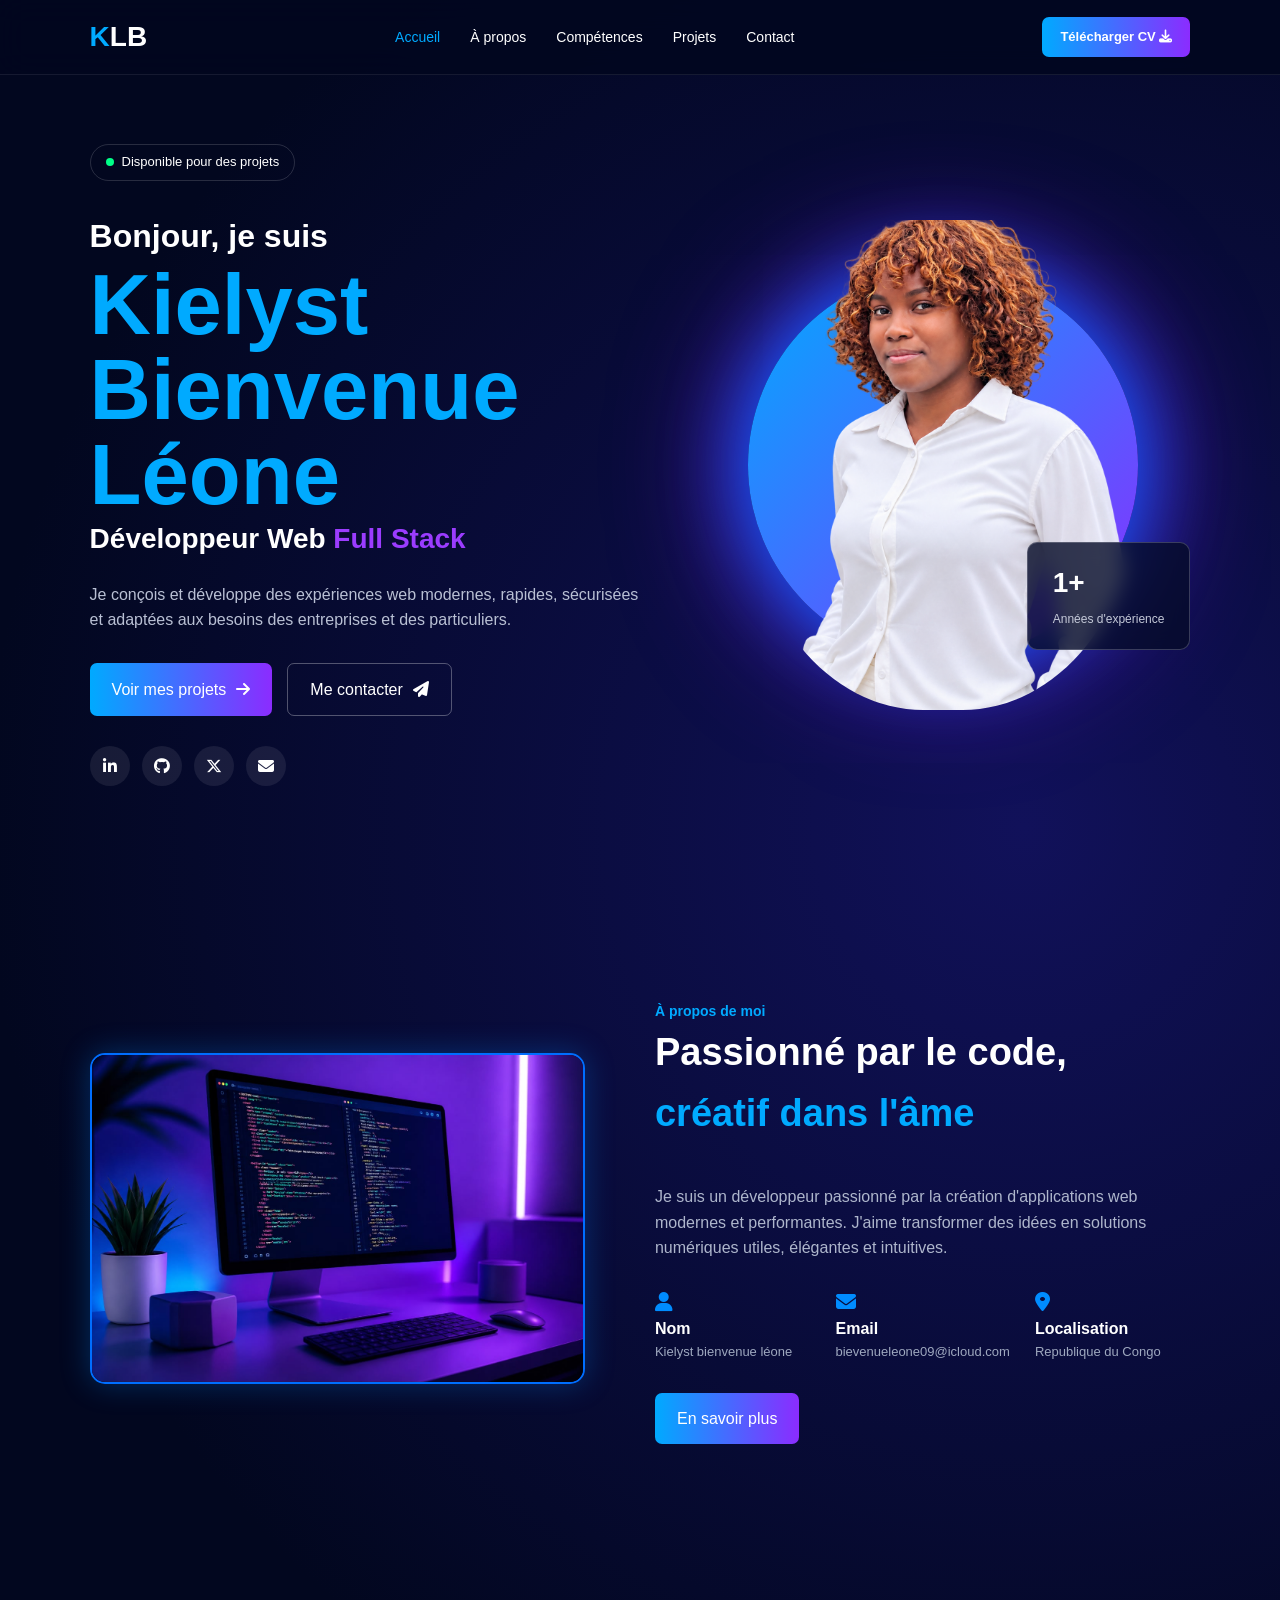
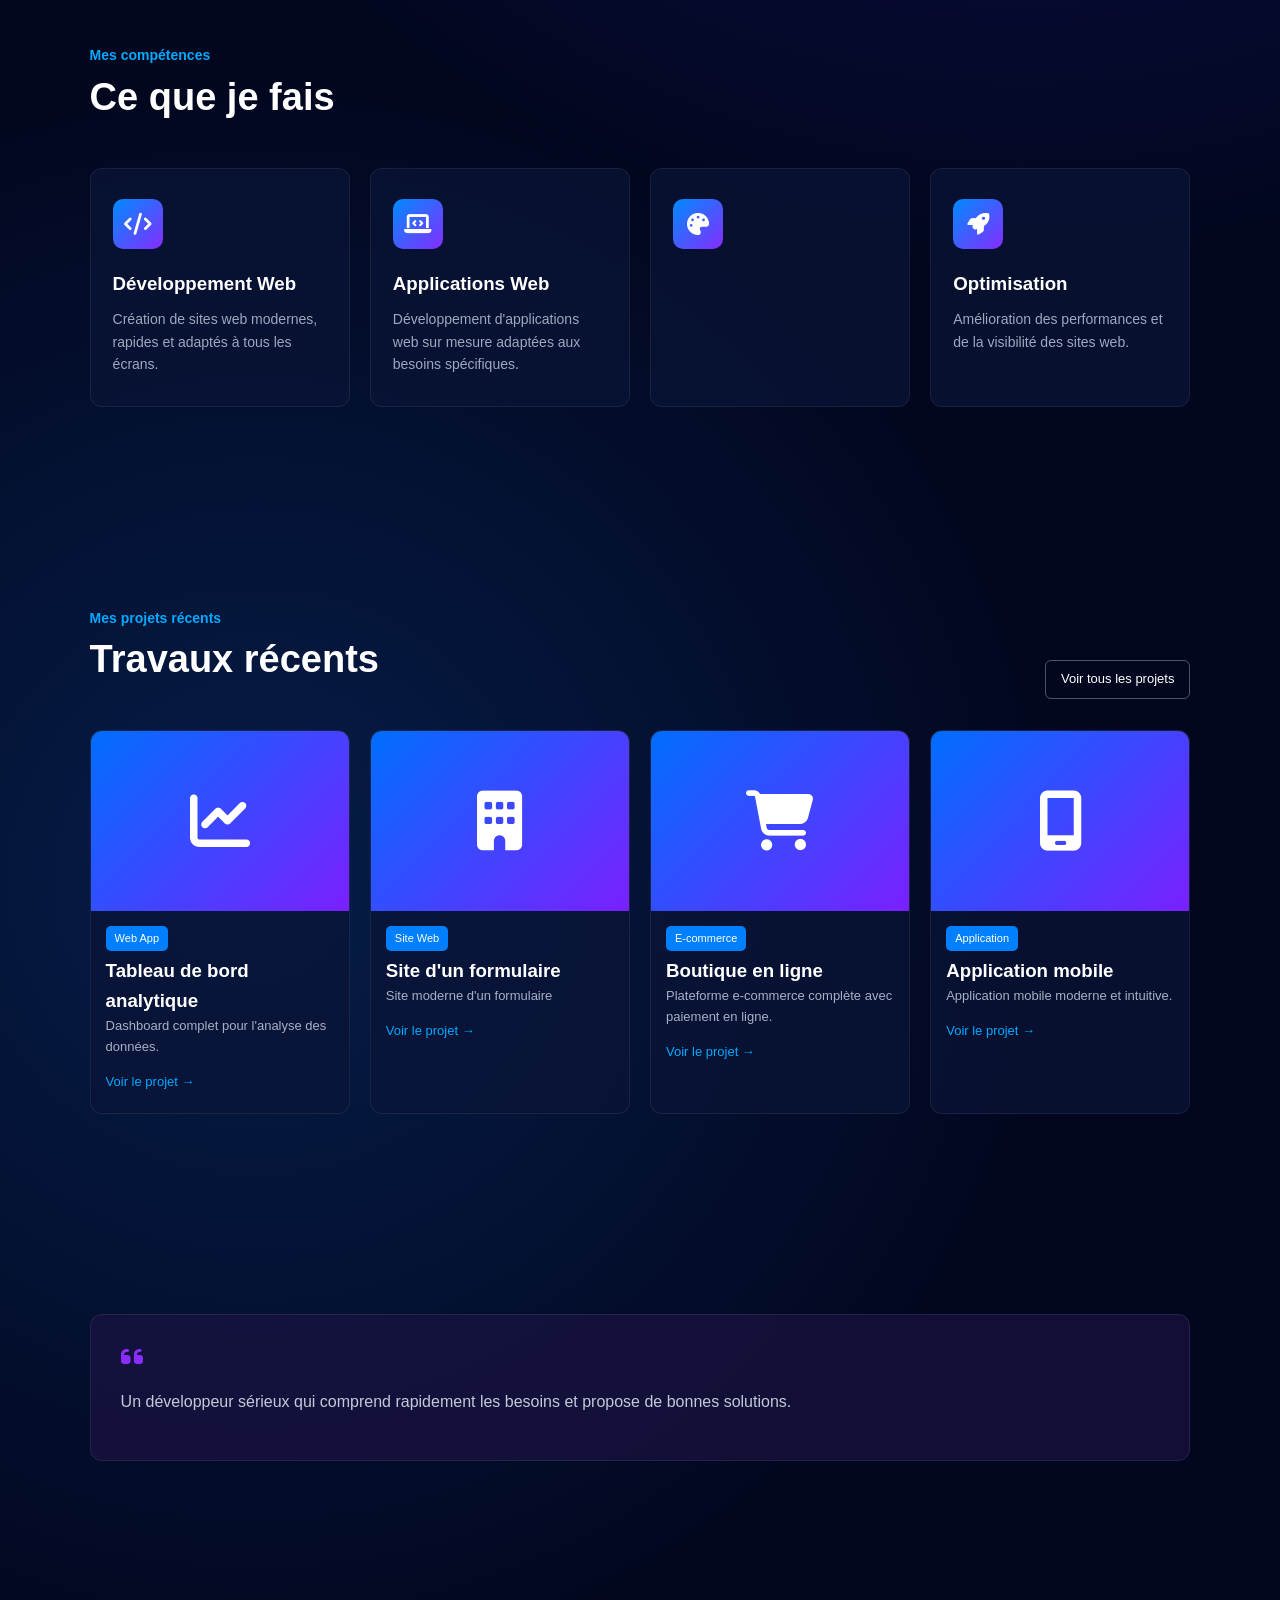
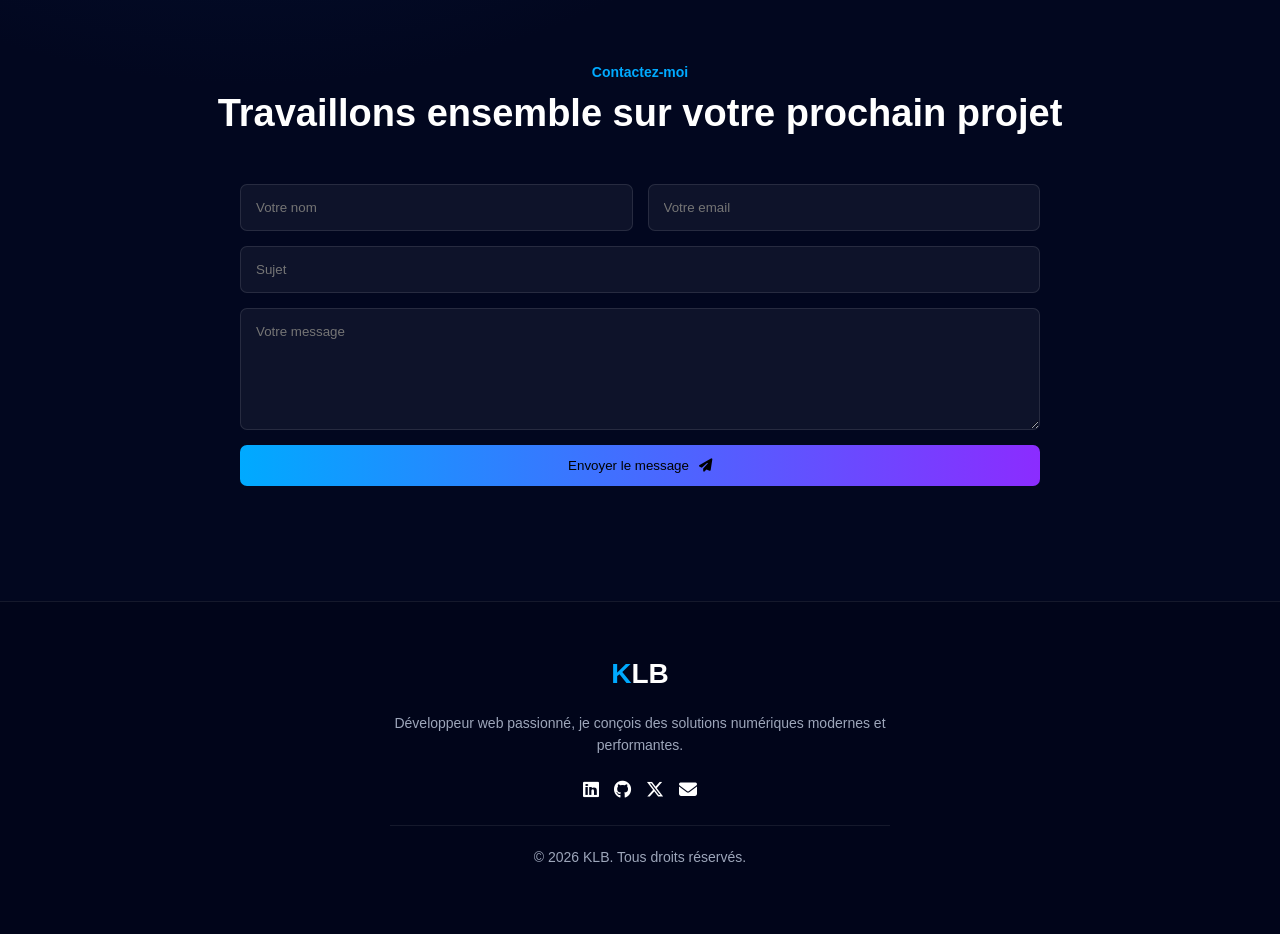
<file: Monportfoloi/index.html>
<!DOCTYPE html>
<html lang="fr">
<head>
    <meta charset="UTF-8">
    <meta name="viewport" content="width=device-width, initial-scale=1.0">

    <title>KLB</title>

    <link rel="stylesheet" href="style.css">


    <link rel="stylesheet"
          href="https://cdnjs.cloudflare.com/ajax/libs/font-awesome/6.5.2/css/all.min.css">
</head>

<body>

    <header>
        <a href="#accueil" class="logo">
            <span>K</span>LB
        </a>

        <nav id="navbar">
            <a href="#accueil" class="active">Accueil</a>
            <a href="#apropos">À propos</a>
            <a href="#competences">Compétences</a>
            <a href="#projets">Projets</a>
            <a href="#contact">Contact</a>
        </nav>

        <a href="CV_Leone_Bienvenue_KIELYST_avec_photo.pdf" download="CV_Leone_Bienvenue_KIELYST_avec_photo" class="cv">
            Télécharger CV <i class="fa-solid fa-download"></i>
        </a>

        <button class="menu-btn" id="menu-btn">
            <i class="fa-solid fa-bars"></i>
        </button>
    </header>

    <section class="hero" id="accueil">

        <div class="hero-text">

            <div class="status">
                <span></span>
                Disponible pour des projets
            </div>

            <p class="bonjour">Bonjour, je suis</p>

            <h1>Kielyst Bienvenue Léone</h1>

            <h2>
                Développeur Web
                <span>Full Stack</span>
            </h2>

            <p class="description">
                Je conçois et développe des expériences web modernes,
                rapides, sécurisées et adaptées aux besoins des entreprises
                et des particuliers.
            </p>

            <div class="hero-buttons">
                <a href="#projets" class="btn primary">
                    Voir mes projets
                    <i class="fa-solid fa-arrow-right"></i>
                </a>

                <a href="#contact" class="btn secondary">
                    Me contacter
                    <i class="fa-solid fa-paper-plane"></i>
                </a>
            </div>

            <div class="socials">
                <a href="#"><i class="fa-brands fa-linkedin-in"></i></a>
                <a href="#"><i class="fa-brands fa-github"></i></a>
                <a href="#"><i class="fa-brands fa-x-twitter"></i></a>
                <a href="#"><i class="fa-solid fa-envelope"></i></a>
            </div>

        </div>


        <div class="hero-image">

            <div class="circle"></div>

            <img src="photo.PNG" alt="Photo de KLB">

            <div class="experience">
                <strong>1+</strong>
                <span>Années d'expérience</span>
            </div>

        </div>

    </section>

    <section class="about section" id="apropos">

        <div class="about-image">
            <img src="Photo1.jpeg" alt="KLB développeur">
        </div>

        <div class="about-text">

            <p class="section-label">À propos de moi</p>

            <h2>
                Passionné par le code,
                <span>créatif dans l'âme</span>
            </h2>

            <p>
                Je suis un développeur passionné par la création
                d'applications web modernes et performantes.
                J'aime transformer des idées en solutions numériques
                utiles, élégantes et intuitives.
            </p>

            <div class="info">

                <div>
                    <i class="fa-solid fa-user"></i>
                    <strong>Nom</strong>
                    <p>Kielyst bienvenue léone</p>
                </div>

                <div>
                    <i class="fa-solid fa-envelope"></i>
                    <strong>Email</strong>
                    <p>bievenueleone09@icloud.com</p>
                </div>

                <div>
                    <i class="fa-solid fa-location-dot"></i>
                    <strong>Localisation</strong>
                    <p>Republique du Congo</p>
                </div>

            </div>

            <a href="#contact" class="btn primary">
                En savoir plus
            </a>

        </div>

    </section>


    <section class="services section" id="competences">

        <p class="section-label">Mes compétences</p>

        <h2>Ce que je fais</h2>

        <div class="cards">

            <div class="card">
                <div class="icon">
                    <i class="fa-solid fa-code"></i>
                </div>

                <h3>Développement Web</h3>

                <p>
                    Création de sites web modernes, rapides
                    et adaptés à tous les écrans.
                </p>
            </div>


            <div class="card">
                <div class="icon">
                    <i class="fa-solid fa-laptop-code"></i>
                </div>

                <h3>Applications Web</h3>

                <p>
                    Développement d'applications web sur mesure
                    adaptées aux besoins spécifiques.
                </p>
            </div>


            <div class="card">
                <div class="icon">
                    <i class="fa-solid fa-palette"></i>
                </div>
            </div>


            <div class="card">
                <div class="icon">
                    <i class="fa-solid fa-rocket"></i>
                </div>

                <h3>Optimisation</h3>

                <p>
                    Amélioration des performances et de la visibilité
                    des sites web.
                </p>
            </div>

        </div>

    </section>

    <section class="projects section" id="projets">

        <p class="section-label">Mes projets récents</p>

        <div class="title-line">
            <h2>Travaux récents</h2>

            <a href="#" class="view-all">
                Voir tous les projets
            </a>
        </div>


        <div class="project-grid">

            <div class="project">

                <div class="project-img">
                    <i class="fa-solid fa-chart-line"></i>
                </div>

                <span>Web App</span>

                <h3>Tableau de bord analytique</h3>

                <p>
                    Dashboard complet pour l'analyse
                    des données.
                </p>

                <a href="#">
                    Voir le projet →
                </a>

            </div>


            <div class="project">

                <div class="project-img">
                    <i class="fa-solid fa-building"></i>
                </div>

                <span>Site Web</span>

                <h3>Site d'un formulaire</h3>

                <p>
                    Site moderne d'un formulaire
                </p>

                <a href="#">
                    Voir le projet →
                </a>

            </div>


            <div class="project">

                <div class="project-img">
                    <i class="fa-solid fa-cart-shopping"></i>
                </div>

                <span>E-commerce</span>

                <h3>Boutique en ligne</h3>

                <p>
                    Plateforme e-commerce complète
                    avec paiement en ligne.
                </p>

                <a href="#">
                    Voir le projet →
                </a>

            </div>


            <div class="project">

                <div class="project-img">
                    <i class="fa-solid fa-mobile-screen"></i>
                </div>

                <span>Application</span>

                <h3>Application mobile</h3>

                <p>
                    Application mobile moderne
                    et intuitive.
                </p>

                <a href="#">
                    Voir le projet →
                </a>

            </div>

        </div>

    </section>
            <section>

            <div class="testimonial">
                <i class="fa-solid fa-quote-left"></i>

                <p>
                    Un développeur sérieux qui comprend rapidement
                    les besoins et propose de bonnes solutions.
                </p>



        </div>

    </section>

    <section class="contact section" id="contact">

        <p class="section-label">Contactez-moi</p>

        <h2>Travaillons ensemble sur votre prochain projet</h2>

        <form id="contact-form" action="https://formspree.io/f/xzeeqoaw" method="post">

            <div class="input-group">

                <input type="text"
                       id="name"
                       name="name"
                       placeholder="Votre nom"
                       required>

                <input type="email"
                       id="email"
                       name="email"
                       placeholder="Votre email"
                       required>

            </div>

            <input type="text"
                   id="subject"
                   name="subject"
                   placeholder="Sujet"
                   required>

            <textarea id="message"
                    name="message"
                      placeholder="Votre message"
                      rows="6"
                      required></textarea>

            <button type="submit" class="btn primary">
                Envoyer le message
                <i class="fa-solid fa-paper-plane"></i>
            </button>

            <p id="message-status"></p>

        </form>

    </section>


    <footer>

        <div class="footer-logo">
            <span>K</span>LB
        </div>

        <p>
            Développeur web passionné, je conçois des solutions
            numériques modernes et performantes.
        </p>

        <div class="footer-socials">
            <a href="#"><i class="fa-brands fa-linkedin"></i></a>
            <a href="#"><i class="fa-brands fa-github"></i></a>
            <a href="#"><i class="fa-brands fa-x-twitter"></i></a>
            <a href="#"><i class="fa-solid fa-envelope"></i></a>
        </div>

        <p class="copyright">
            © 2026 KLB. Tous droits réservés.
        </p>

    </footer>


    <script src="script.js"></script>

</body>
</html>
</file>
<file: Monportfoloi/style.css>
* {
    margin: 0;
    padding: 0;
    box-sizing: border-box;
    scroll-behavior: smooth;
}

body {
    font-family: Arial, Helvetica, sans-serif;
    background:
        radial-gradient(circle at 80% 20%, #11115a 0%, transparent 30%),
        radial-gradient(circle at 20% 60%, #061d49 0%, transparent 30%),
        #02071f;

    color: white;
    line-height: 1.6;
}

a {
    color: white;
    text-decoration: none;
}

section {
    padding: 100px 7%;
}


header {
    width: 100%;
    height: 75px;

    display: flex;
    align-items: center;
    justify-content: space-between;

    padding: 0 7%;

    position: fixed;
    top: 0;
    left: 0;

    z-index: 1000;

    background: rgba(2, 7, 31, 0.85);
    backdrop-filter: blur(15px);

    border-bottom: 1px solid rgba(255,255,255,0.08);
}

.logo {
    font-size: 28px;
    font-weight: 800;
}

.logo span,
.footer-logo span {
    color: #00aaff;
}

nav {
    display: flex;
    gap: 30px;
}

nav a {
    font-size: 14px;
    transition: .3s;
}

nav a:hover,
nav a.active {
    color: #00aaff;
}

.cv {
    padding: 10px 18px;

    border-radius: 7px;

    background: linear-gradient(
        90deg,
        #00aaff,
        #8b2cff
    );

    font-size: 13px;
    font-weight: bold;

    transition: 0.3s;
    cursor: pointer;
}

.cv:hover {
    transform: translateY(-3px);
    box-shadow: 0 5px 15px rgba(0,0,255,0.3);
}

.menu-btn {
    display: none;

    background: none;
    border: none;

    color: white;
    font-size: 25px;
}


.hero {
    min-height: 100vh;

    display: flex;
    align-items: center;
    justify-content: space-between;

    padding-top: 130px;

    overflow: hidden;
}

.hero-text {
    width: 50%;
}

.status {
    display: inline-flex;
    align-items: center;
    gap: 8px;

    padding: 7px 15px;

    border: 1px solid rgba(255,255,255,.15);
    border-radius: 30px;

    font-size: 13px;
}

.status span {
    width: 8px;
    height: 8px;

    background: #00ff88;

    border-radius: 50%;
}

.bonjour {
    margin-top: 30px;

    font-size: 32px;
    font-weight: 700;
}

.hero h1 {
    font-size: 85px;
    line-height: 1;

    

    color: #00aaff;
}

.hero h2 {
    font-size: 28px;
}

.hero h2 span {
    color: #9b3cff;
}

.description {
    max-width: 600px;

    margin: 20px 0;

    color: #b9c0d4;
}

.hero-buttons {
    display: flex;
    gap: 15px;

    margin-top: 30px;
}

.btn {
    display: inline-flex;

    align-items: center;
    justify-content: center;

    gap: 10px;

    padding: 13px 22px;

    border-radius: 7px;

    border: 1px solid rgba(255,255,255,.3);

    transition: .3s;
}

.btn.primary {
    border: none;

    background: linear-gradient(
        90deg,
        #00aaff,
        #8b2cff
    );
}

.btn:hover {
    transform: translateY(-4px);
}

.socials {
    display: flex;
    gap: 12px;

    margin-top: 30px;
}

.socials a {
    width: 40px;
    height: 40px;

    display: flex;
    align-items: center;
    justify-content: center;

    border-radius: 50%;

    background: rgba(255,255,255,.08);

    transition: .3s;
}

.socials a:hover {
    background: #008cff;

    transform: translateY(-4px);
}


.hero-image {
    width: 45%;

    position: relative;

    display: flex;
    align-items: center;
    justify-content: center;
}

.hero-image img {
    position: relative;

    width: 390px;
    height: 490px;

    object-fit: cover;

    z-index: 2;

    border-radius: 0 0 45% 45%;
}

.circle {
    position: absolute;

    width: 390px;
    height: 390px;

    border-radius: 50%;

    background: linear-gradient(
        135deg,
        #00aaff,
        #8b2cff
    );

    box-shadow:
        0 0 80px #0066ff,
        0 0 130px #761cff;

    z-index: 1;
}

.experience {
    position: absolute;

    right: 0;
    bottom: 60px;

    z-index: 5;

    padding: 18px 25px;

    border: 1px solid rgba(255,255,255,.2);

    border-radius: 10px;

    background: rgba(5,12,40,.8);

    backdrop-filter: blur(10px);
}

.experience strong {
    display: block;

    font-size: 28px;
}

.experience span {
    font-size: 12px;

    color: #c4c9d8;
}


.section-label {
    color: #00aaff;

    font-size: 14px;
    font-weight: 600;
}

.section h2 {
    font-size: 38px;

    margin-bottom: 40px;
}

.section h2 span {
    color: #00aaff;
}


.about {
    display: flex;

    gap: 70px;

    align-items: center;
}

.about-image {
    width: 45%;
}

.about-image img {
    width: 100%;

    border-radius: 15px;

    border: 2px solid #006eff;

    box-shadow:
        0 0 30px rgba(0,136,255,.3);
}

.about-text {
    flex: 1;
}

.about-text > p:not(.section-label) {
    color: #aeb6cc;

    margin-bottom: 25px;
}

.info {
    display: flex;

    gap: 25px;

    margin: 30px 0;
}

.info div {
    flex: 1;
}

.info i {
    color: #008cff;

    font-size: 20px;
}

.info strong {
    display: block;
}

.info p {
    color: #9ea8bf;

    font-size: 13px;
}


.cards {
    display: grid;

    grid-template-columns:
        repeat(4, 1fr);

    gap: 20px;
}

.card {
    padding: 30px 22px;

    background: rgba(10,20,55,.7);

    border: 1px solid rgba(255,255,255,.07);

    border-radius: 12px;

    transition: .3s;
}

.card:hover {
    transform: translateY(-10px);

    border-color: #008cff;

    box-shadow:
        0 10px 40px rgba(0,140,255,.15);
}

.icon {
    width: 50px;
    height: 50px;

    display: flex;
    align-items: center;
    justify-content: center;

    margin-bottom: 20px;

    border-radius: 10px;

    background: linear-gradient(
        135deg,
        #008cff,
        #852cff
    );

    font-size: 22px;
}

.card h3 {
    margin-bottom: 10px;
}

.card p {
    color: #9ea8bf;

    font-size: 14px;
}


.title-line {
    display: flex;

    align-items: center;
    justify-content: space-between;
}

.view-all {
    border: 1px solid rgba(255,255,255,.3);

    padding: 8px 15px;

    border-radius: 6px;

    font-size: 13px;
}

.project-grid {
    display: grid;

    grid-template-columns:
        repeat(4, 1fr);

    gap: 20px;
}

.project {
    padding-bottom: 20px;

    overflow: hidden;

    background: rgba(10,20,55,.7);

    border-radius: 12px;

    border: 1px solid rgba(255,255,255,.07);

    transition: .3s;
}

.project:hover {
    transform: translateY(-7px);
}

.project-img {
    height: 180px;

    display: flex;
    align-items: center;
    justify-content: center;

    font-size: 60px;

    background:
        linear-gradient(
            135deg,
            #006eff,
            #7a20ff
        );
}

.project > span {
    display: inline-block;

    margin: 15px 15px 5px;

    padding: 4px 9px;

    border-radius: 5px;

    background: #007fff;

    font-size: 11px;
}

.project h3,
.project p,
.project a {
    margin-left: 15px;
    margin-right: 15px;
}

.project p {
    color: #a8b0c5;

    font-size: 13px;

    margin-bottom: 10px;
}

.project a {
    color: #00aaff;

    font-size: 13px;
}


.testimonials {
    background:
        radial-gradient(
            circle at center,
            rgba(100,0,255,.25),
            transparent 60%
        );
}

.testimonial-grid {
    display: grid;

    grid-template-columns:
        repeat(3, 1fr);

    gap: 20px;
}

.testimonial {
    padding: 30px;

    border-radius: 12px;

    background: rgba(30,20,70,.6);

    border: 1px solid rgba(255,255,255,.08);
}

.testimonial > i {
    color: #8b2cff;

    font-size: 25px;
}

.testimonial p {
    margin: 15px 0;

    color: #c3c9d8;
}

.testimonial span {
    color: #8e98ad;

    font-size: 13px;
}


.contact {
    text-align: center;
}

.contact form {
    max-width: 800px;

    margin: 40px auto 0;

    display: flex;
    flex-direction: column;

    gap: 15px;
}

.input-group {
    display: grid;

    grid-template-columns:
        1fr 1fr;

    gap: 15px;
}

input,
textarea {
    width: 100%;

    padding: 15px;

    border: 1px solid rgba(255,255,255,.1);

    border-radius: 7px;

    outline: none;

    background: rgba(255,255,255,.05);

    color: white;

    font-family: inherit;
}

input:focus,
textarea:focus {
    border-color: #008cff;
}

textarea {
    resize: vertical;
}

#message-status {
    color: #00ff9d;
}


footer {
    padding: 50px 7%;

    text-align: center;

    border-top: 1px solid rgba(255,255,255,.08);

    background: #01051a;
}

.footer-logo {
    font-size: 28px;

    font-weight: bold;
}

footer p {
    max-width: 500px;

    margin: 15px auto;

    color: #9da6ba;

    font-size: 14px;
}

.footer-socials {
    display: flex;

    justify-content: center;

    gap: 15px;

    margin: 20px;
}

.footer-socials a {
    font-size: 18px;
}

.copyright {
    border-top: 1px solid rgba(255,255,255,.08);

    padding-top: 20px;
}


@media (max-width: 900px) {

    header {
        padding: 0 5%;
    }

    nav {
        position: absolute;

        top: 75px;
        left: 0;

        width: 100%;

        display: none;
        flex-direction: column;

        padding: 25px;

        background: #040a27;

        text-align: center;
    }

    nav.active {
        display: flex;
    }

    .cv {
        display: none;
    }

    .menu-btn {
        display: block;
    }

    .hero {
        flex-direction: column;

        text-align: center;

        padding-top: 130px;
    }

    .hero-text {
        width: 100%;
    }

    .hero h1 {
        font-size: 65px;
    }

    .hero-buttons {
        justify-content: center;
    }

    .socials {
        justify-content: center;
    }

    .hero-image {
        width: 100%;

        margin-top: 70px;
    }

    .hero-image img {
        width: 300px;
        height: 380px;
    }

    .circle {
        width: 300px;
        height: 300px;
    }

    .experience {
        right: 5%;
    }

    .about {
        flex-direction: column;
    }

    .about-image {
        width: 100%;
    }

    .cards {
        grid-template-columns:
            repeat(2, 1fr);
    }

    .project-grid {
        grid-template-columns:
            repeat(2, 1fr);
    }

    .testimonial-grid {
        grid-template-columns: 1fr;
    }
}


@media (max-width: 600px) {

    section {
        padding: 70px 5%;
    }

    .bonjour {
        font-size: 24px;
    }

    .hero h1 {
        font-size: 55px;
    }

    .hero h2 {
        font-size: 22px;
    }

    .description {
        font-size: 14px;
    }

    .hero-buttons {
        flex-direction: column;
    }

    .hero-buttons .btn {
        width: 100%;
    }

    .cards {
        grid-template-columns: 1fr;
    }

    .project-grid {
        grid-template-columns: 1fr;
    }

    .title-line {
        flex-direction: column;

        align-items: flex-start;

        gap: 15px;
    }

    .input-group {
        grid-template-columns: 1fr;
    }

    .info {
        flex-direction: column;
    }

    .experience {
        right: 0;
        bottom: 20px;
    }
}
</file>
